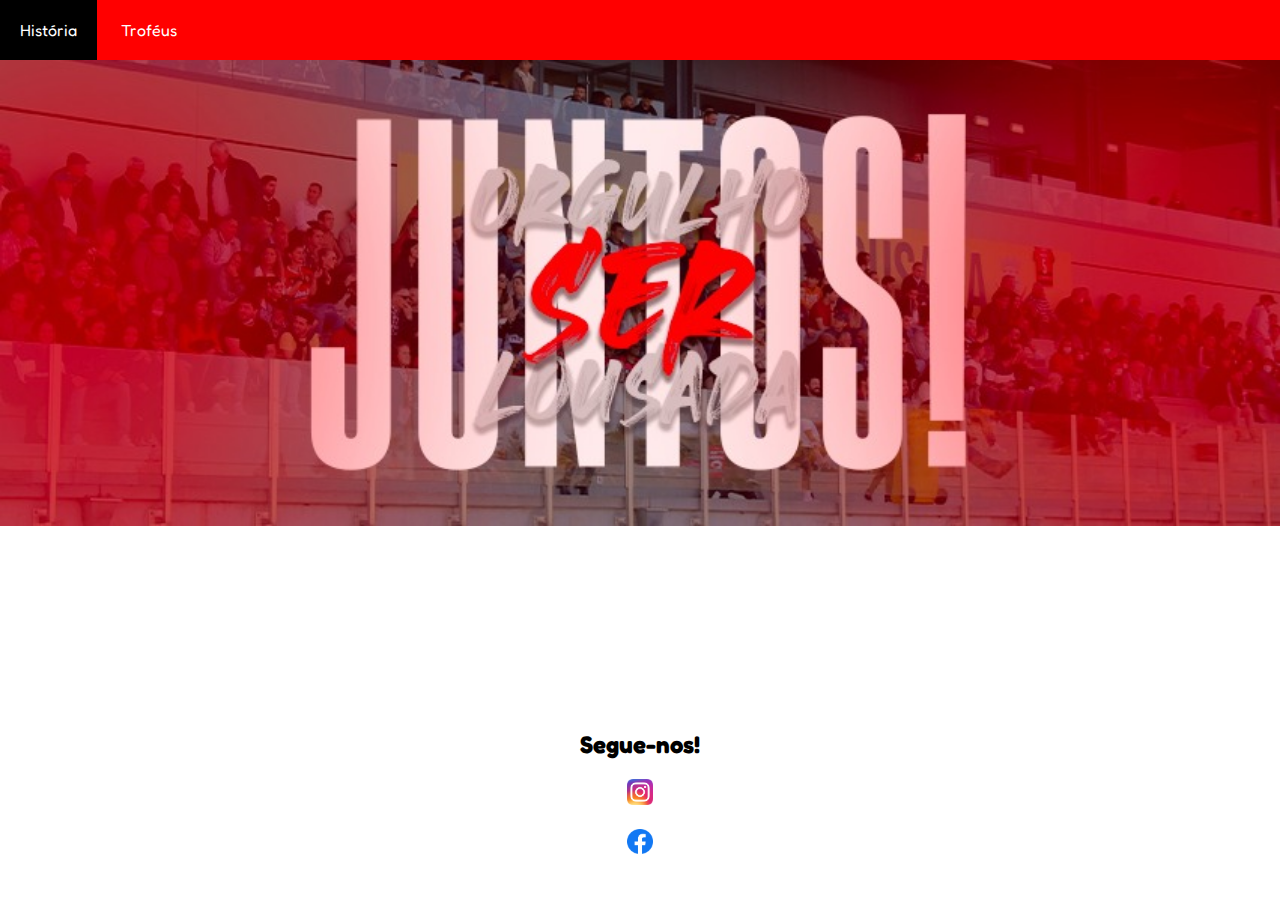
<file: index.html>
<!doctype html>
<html>
<head>
<meta charset="utf-8">
<meta name="viewport" content="width=device-width, initial-scale=1.0">
<title>index</title>
	<link rel="stylesheet" href="css/style.css">
</head>

<body>
	<nav>
	<ul id="menu">
		<li><a href="História.html">História</a></li>
		<li><a href="">Troféus</a></li>
	</ul>
	
	</nav>
	<img width="100%" src="imagens/imgprincipal.jpg">
	
	<footer class="footer" align="center">
		<h2>Segue-nos!</h2>
		<br>
			<div class="box">
				<a href="https://www.instagram.com/adlousada/"><img width="2%" src="imagens/instagram.png"></a>
			</div>
			<br>
			<div class="box">
				<a href="https://www.facebook.com/associacaodesportivadelousada"><img width="2%" src="imagens/facebook.png"></a>
			</div>
			
	</footer>
	<br>
</body>
</html>
</file>
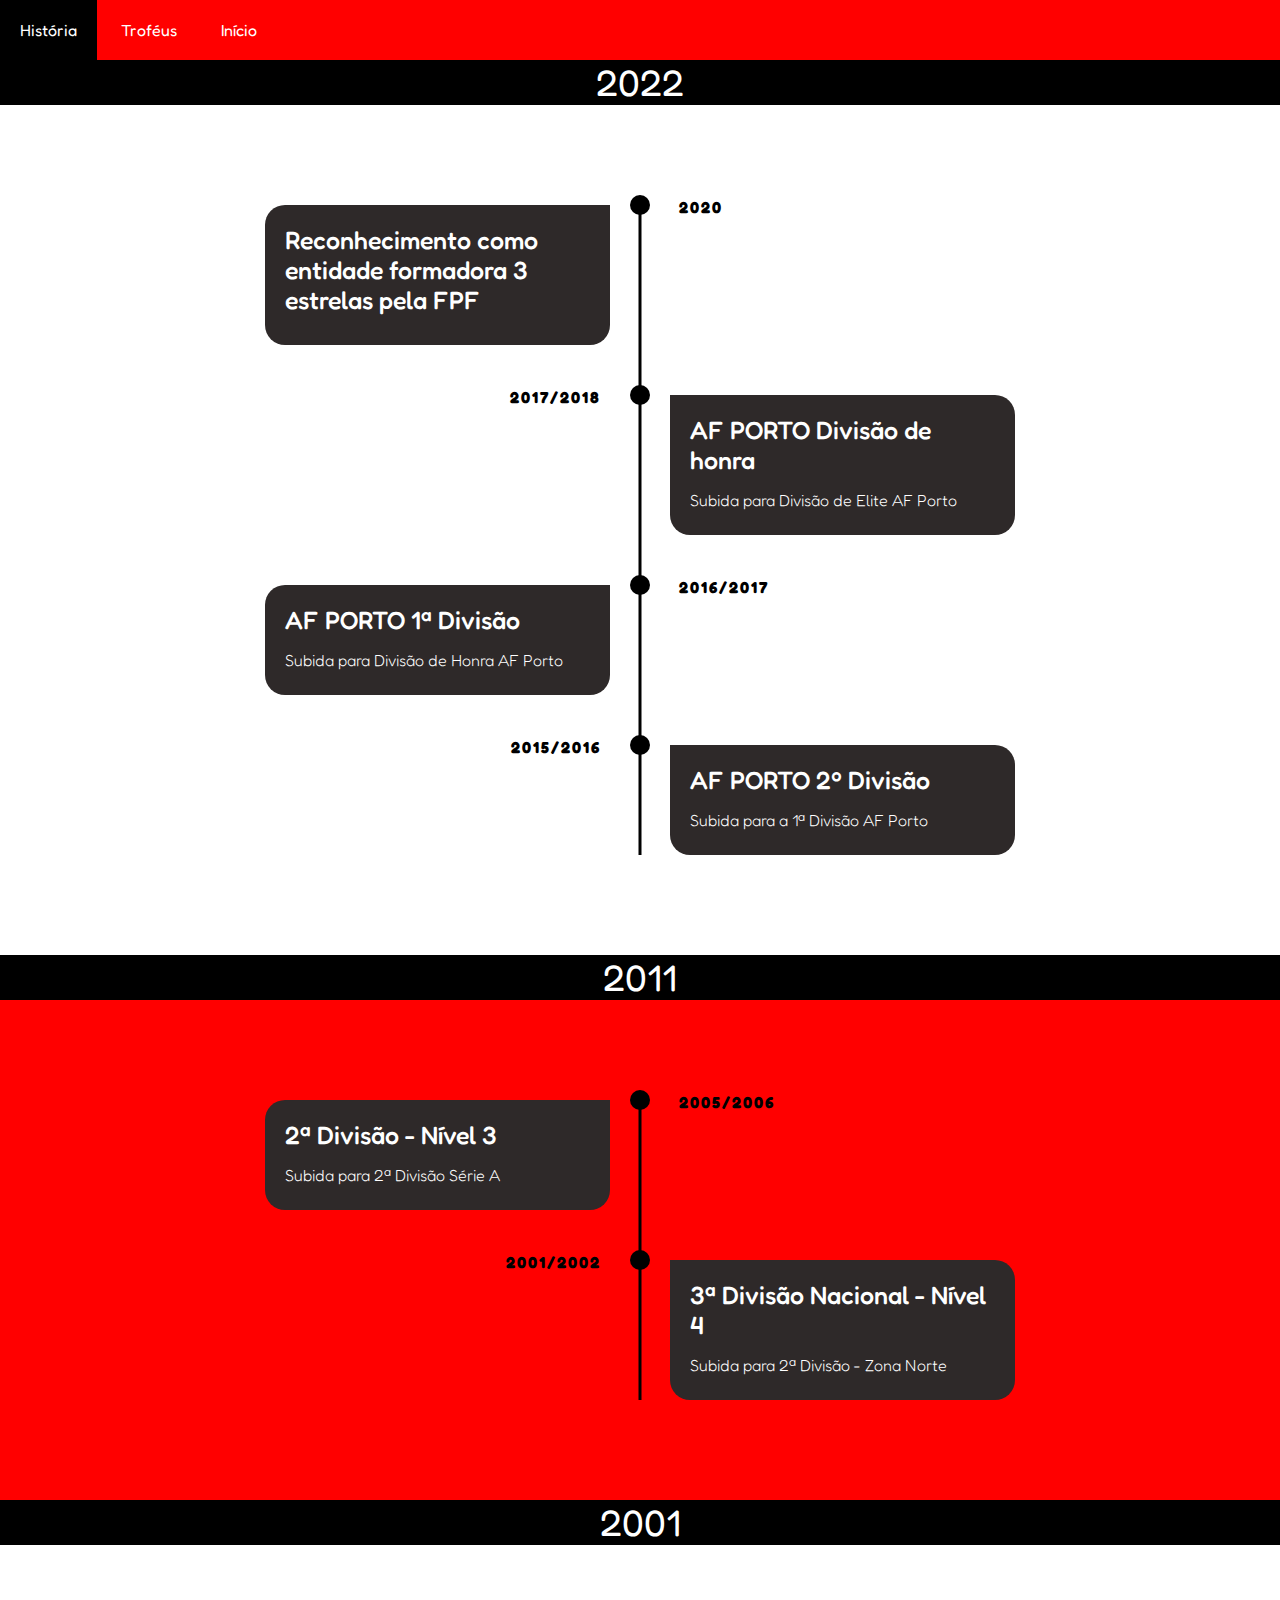
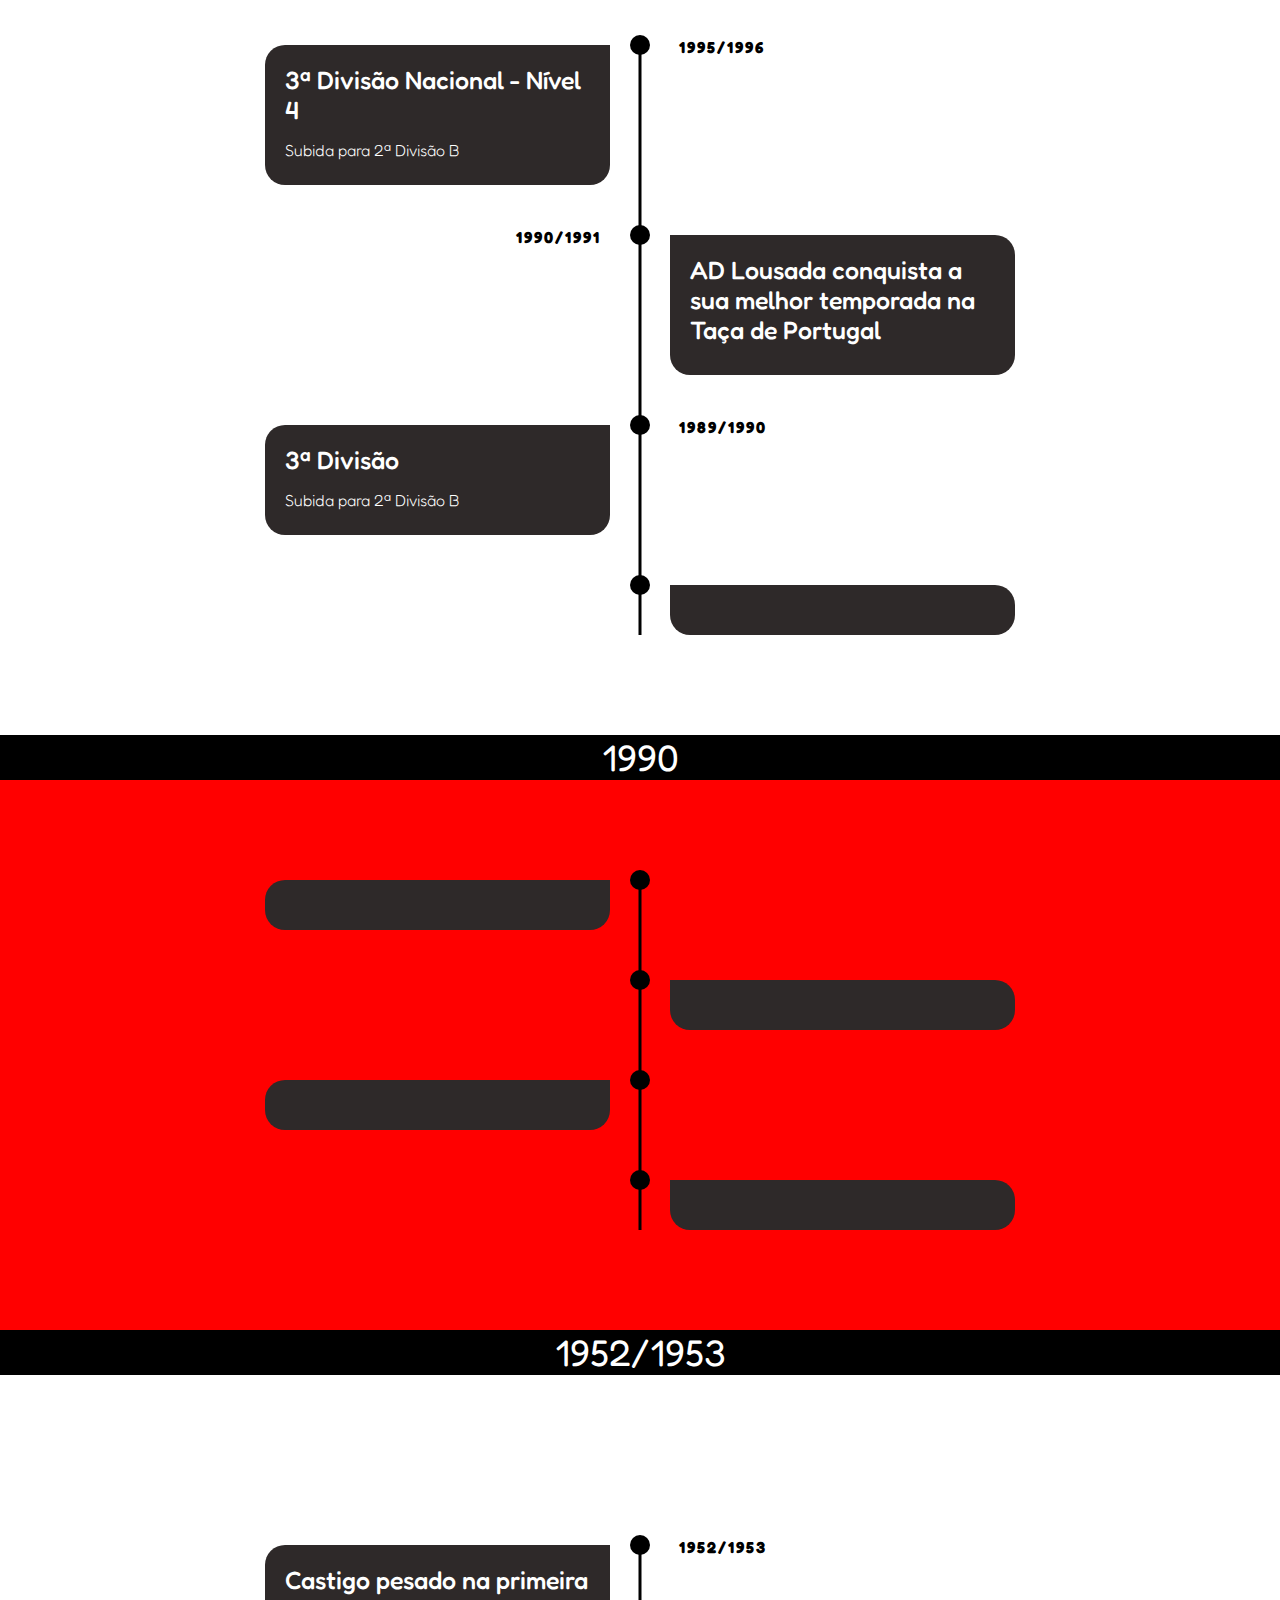
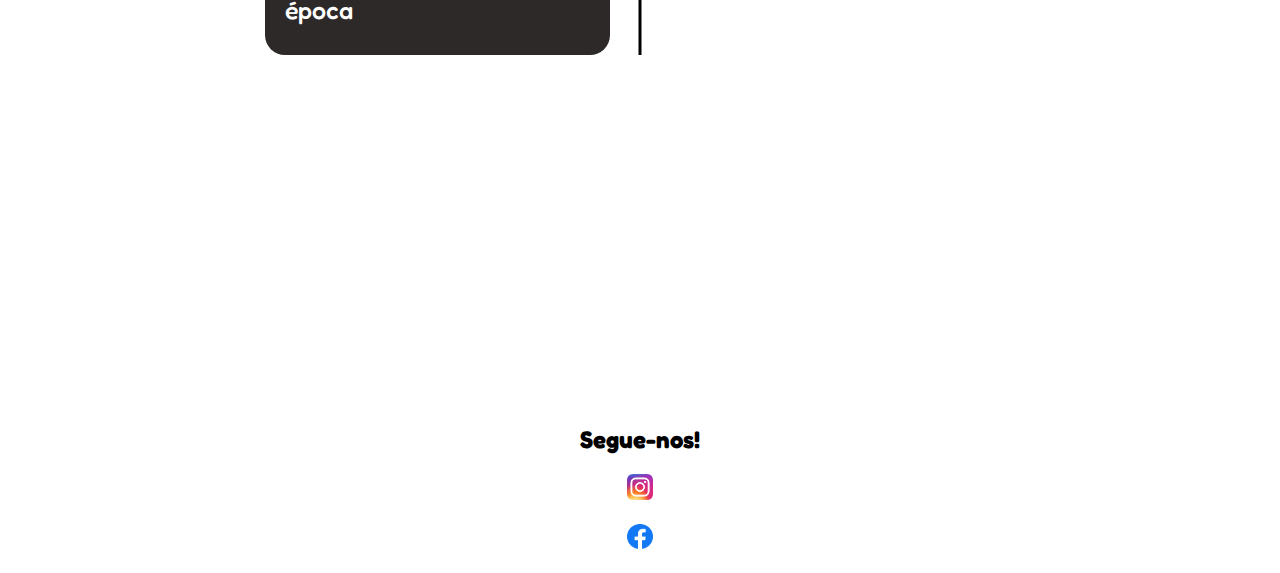
<file: História.html>
<!doctype html>
<html>
<head>
<meta charset="utf-8">
	<meta name="viewport" content="width=device-width, initial-scale=1.0">
<title>história</title>
	<link rel="stylesheet" href="css/style.css">
</head>

<body bgcolor="white">
	<ul id="menu">
		<li><a href="História.html">História</a></li>
		<li><a href="">Troféus</a></li>
		<li><a href="index.html">Início</a></li>
	</ul>
	<p id="p1">2022</p>
	<div class="container">
  <div class="timeline">
    <ul>
	
      <li>
        <div class="timeline-content">
          <h3 class="date"> 2020</h3>
          <h1>Reconhecimento como entidade formadora 3 estrelas pela FPF</h1>
          
			<div id="tooltip_direita">
      			O clube Centro Cultural<br> e Desportivo da Ordem é reconhido<br> pela Federação Portuguesa de Futebol<br> como Entidade Formadora 3 Estrelas,<br> tendo ficado muito próximo das 4 estrelas.<br>
				Associações como AD Lousada e <br>Associação Recreativa e Desportiva de Macieira<br>e a Associação Desportiva de Lustosa<br> continuam com o seu processo de certificação.
				<br><br>
				<img width="70%" src="imagens/certificação.jpg">
   		 	</div>
        </div>
      </li>
		
      <li>
        <div class="timeline-content">
          <h3 class="date1"> 2017/2018</h3>
          <h1>AF PORTO Divisão de honra</h1>
          <p>Subida para  Divisão de Elite AF Porto</p>
		  	<div id="tooltip_esquerda">
      			AD Lousada vence o <br> seu primeiro titulo da liga Bwin <br> na época 2018/2019.<br><br>
				Numa equipa comandada pelo treinador <br><a id="pedrovilaca" href="pedrovilaça.html">Pedro Vilaça</a>, o AD Lousada <br>fez uma campanha histórica <br> deixando para trás 
				os 3 grandes <br> Porto, Benfica e Sporting.<br><br>
				<img width="80%" src="imagens/img1.jpg">
   		 	</div>
        </div>
      </li>
      <li>
        <div class="timeline-content">
          <h3 class="date">2016/2017</h3>
          <h1>AF PORTO 1ª Divisão</h1>
          <p>Subida para Divisão de Honra AF Porto</p>
			<div id="tooltip_direita">
      			AD Lousada alcança e vence a sua<br> primeira final da liga dos campiões.<br><br>
				Numa competição entre os melhores<br>da europa, AD Lousada supera todas<br> as espetativas, chegando ao<br> topo da Europa.<br><br>
				<img width="80%" src="imagens/img2.jpg">
   		 	</div>
        </div>
      </li>
		
      <li>
        <div class="timeline-content">
          <h3 class="date1">2015/2016</h3>
          <h1>AF PORTO 2º Divisão</h1>
          <p>Subida para a 1ª Divisão AF Porto</p>
			<div id="tooltip_esquerda">
      			Em 26 de Dezembro de 1948 é fundada <br>
				a Associação Desportiva de Lousada, <br>
				tendo como seu atual presidente  <br>
				Ilídio Magalhães.<br><br>
				<img width="70%" src="imagens/ilidiomagalhaes.jpg">
				
   		 	</div>
        </div>
      </li>
    </ul>
  </div>
</div>
<p id="p1">2011</p>
	<div class="container1">
  <div class="timeline">
    <ul>
      <li>
        <div class="timeline-content">
          <h3 class="date">2005/2006</h3>
          <h1>2ª Divisão - Nível 3</h1>
          <p>Subida para 2ª Divisão Série A</p>
			<div id="tooltip_esquerda">
      			AD Lousada alcança e vence a sua<br> primeira final da liga dos campiões.<br><br>
				Numa competição entre os melhores<br>da europa, AD Lousada supera todas<br> as espetativas, chegando ao<br> topo da Europa.<br><br>
				<img width="80%" src="imagens/img2.jpg">
   		 	</div>
        </div>
      </li>
		
      <li>
        <div class="timeline-content">
          <h3 class="date1">2001/2002</h3>
          <h1>3ª Divisão Nacional - Nível 4</h1>
          <p>Subida para 2ª Divisão - Zona Norte</p>
		  	<div id="tooltip_direita">
      			AD Lousada vence o <br> seu primeiro titulo da liga Bwin <br> na época 2018/2019.<br><br>
				Numa equipa comandada pelo treinador <br><a id="pedrovilaca" href="pedrovilaça.html">Pedro Vilaça</a>, o AD Lousada <br>fez uma campanha histórica <br> deixando para trás 
				os 3 grandes <br> Porto, Benfica e Sporting.<br><br>
				<img width="80%" src="imagens/img1.jpg">
   		 	</div>
        </div>
      </li>
      
    </ul>
  </div>
</div>
	
	<p id="p1">2001</p>
	<div class="container">
  <div class="timeline">
    <ul>
      <li>
        <div class="timeline-content">
          <h3 class="date">1995/1996</h3>
          <h1>3ª Divisão Nacional - Nível 4</h1>
          <p>Subida para 2ª Divisão B</p>
			<div id="tooltip_esquerda">
      			AD Lousada alcança e vence a sua<br> primeira final da liga dos campiões.<br><br>
				Numa competição entre os melhores<br>da europa, AD Lousada supera todas<br> as espetativas, chegando ao<br> topo da Europa.<br><br>
				<img width="80%" src="imagens/img2.jpg">
   		 	</div>
        </div>
      </li>
		
      <li>
        <div class="timeline-content">
          <h3 class="date1">1990/1991</h3>
          <h1>AD Lousada conquista a sua melhor temporada na Taça de Portugal</h1>
      
		  	<div id="tooltip_direita">
      			Na época 1990/1991 AD Lousada <br> alcança os 1/16 de final. <br>
				Esta, foi a melhor posição que o clube <br> conseguiu alcançar, nesta que é <br>
				uma das maiores competições do país.
				
   		 	</div>
        </div>
      </li>
      <li>
        <div class="timeline-content">
          <h3 class="date">1989/1990</h3>
          <h1>3ª Divisão</h1>
          <p>Subida  para 2ª Divisão B</p>
			<div id="tooltip_esquerda">
      			AD Lousada alcança e vence a sua<br> primeira final da liga dos campiões.<br><br>
				Numa competição entre os melhores<br>da europa, AD Lousada supera todas<br> as espetativas, chegando ao<br> topo da Europa.<br><br>
				<img width="80%" src="imagens/img2.jpg">
   		 	</div>
        </div>
      </li>
		
      <li>
        <div class="timeline-content">
          <h3 class="date1"></h3>
          <h1></h1>
          <p></p>
			<div id="tooltip_direita">
      			
				
   		 	</div>
        </div>
      </li>
    </ul>
  </div>
</div>
	
	<p id="p1">1990</p>
	<div class="container1">
  <div class="timeline">
    <ul>
      <li>
        <div class="timeline-content">
          <h3 class="date"></h3>
          <h1></h1>
          <p></p>
			<div id="tooltip_esquerda">
      		
   		 	</div>
        </div>
      </li>
		
      <li>
        <div class="timeline-content">
          <h3 class="date1"></h3>
          <h1></h1>
          <p></p>
		  	<div id="tooltip_direita">
      			
   		 	</div>
        </div>
      </li>
      <li>
        <div class="timeline-content">
          <h3 class="date"></h3>
          <h1></h1>
          <p></p>
			<div id="tooltip_esquerda">
      			
   		 	</div>
        </div>
      </li>
		
      <li>
        <div class="timeline-content">
          <h3 class="date1"></h3>
          <h1></h1>
          <p></p>
			<div id="tooltip_direita">
      			
				
   		 	</div>
        </div>
      </li>
    </ul>
  </div>
</div>
	<p id="p1">1952/1953</p>
	<div class="container">
  <div class="timeline">
    <ul>
      <li>
        <div class="timeline-content">
          <h3 class="date">1952/1953</h3>
          <h1>Castigo pesado na primeira época</h1>
         
			<div id="tooltip_esquerda">
      			Foi na temporada de 1952/53 que<br> aconteceu a estreia da <br>Associação Desportiva de Lousada<br> em competições oficiais.<br> À sexta jornada, num jogo entre<br> o Lousada e o Amarante,<br> no campo da Boavista,<br> os adeptos lousadenses revoltaram-se<br> contra o árbitro que, segundo<br> crónicas e relatos da época,<br> prejudicou os da casa<br> em favor dos amarantinos.<br> A invasão de campo e as tentativas<br> de agressão ao juiz da partida <br>e seus auxiliares motivaram a <br>primeira interdição do campo <br>da ADL, por três meses.
   		 	</div>
        </div>
      </li>
		
		
      
    </ul>
  </div>
</div>
<footer class="footer" align="center">
		<h2>Segue-nos!</h2>
		<br>
			<div class="box">
				<a href="https://www.instagram.com/adlousada/"><img width="2%" src="imagens/instagram.png"></a>
			</div>
			<br>
			<div class="box">
				<a href="https://www.facebook.com/associacaodesportivadelousada"><img width="2%" src="imagens/facebook.png"></a>
			</div>
			
	</footer>
	<br>
</body>
</html>
</file>
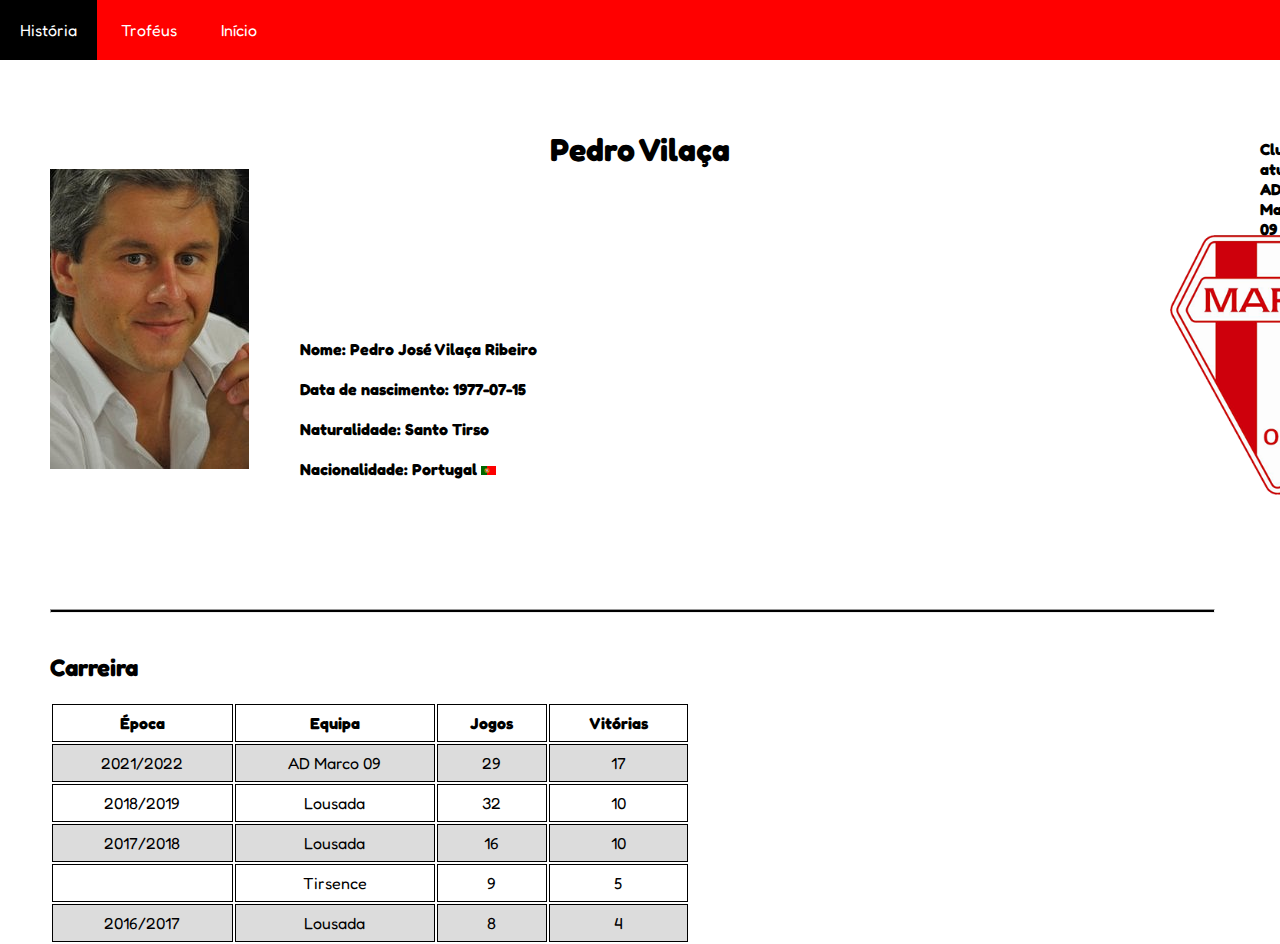
<file: pedrovilaça.html>
<!doctype html>
<html>
<head>
<meta charset="utf-8">
	<meta name="viewport" content="width=device-width, initial-scale=1.0">
<title>pedrovilaca</title>
	<link rel="stylesheet" href="css/style.css">
</head>

<body>
	<nav>
	<ul id="menu">
		<li><a href="História.html">História</a></li>
		<li><a href="">Troféus</a></li>
		<li><a href="index.html">Início</a></li>
	</ul>
	</nav>
		<h1 id="h1pedrovilaca">Pedro Vilaça</h1>
		<img id="imgpedrovilaca" src="imagens/pedrovilaca.jpg">
	<h4 id="nome">Nome: Pedro José Vilaça Ribeiro <br><br>
		Data de nascimento: 1977-07-15 <br><br>
		Naturalidade: Santo Tirso<br><br>
		Nacionalidade: Portugal <img src="imagens/portugal.png">
		
	</h4>
		<img id="marcoimg" src="imagens/admarco09.png">
	<h4 id="clubeatual">Clube atual: <br> AD Marco 09</h4>
	<hr>
	<br>
	<br>
	<h2 id="carreira">Carreira</h2>
	<br>
	
	<table>
		<tr>
			<th>Época</th>
			<th>Equipa</th>
			<th>Jogos</th>
			<th>Vitórias</th>
		</tr>
		<tr>
			<td>2021/2022</td>
			<td>AD Marco 09</td>
			<td>29</td>
			<td>17</td>
		</tr>
		<tr>
			<td>2018/2019</td>
			<td>Lousada</td>
			<td>32</td>
			<td>10</td>
		</tr>
		<tr>
			<td>2017/2018</td>
			<td>Lousada</td>
			<td>16</td>
			<td>10</td>
		</tr>
		<tr>
			<td></td>
			<td>Tirsence</td>
			<td>9</td>
			<td>5</td>
		</tr>
		<tr>
			<td>2016/2017</td>
			<td>Lousada</td>
			<td>8</td>
			<td>4</td>
		</tr>
	</table>
			
</body>
</html>
</file>
<file: css/style.css>
@charset "utf-8";
/* CSS Document */

@import url('https://fonts.googleapis.com/css2?family=Fredoka:wght@300&display=swap');

*{
	
	margin: 0;
	padding: 0;
	box-sizing: border-box;
	font-family: 'Fredoka', sans-serif;
}

#menu{
	list-style: none;
	padding: 0;
	background-color: red;
}

#menu li{
	display: inline;
}

#menu li a{
	display: inline-block;
	color: white;
	text-decoration: none;
	padding: 20px;
}

#menu li a:hover{
	background-color: black;
}

#menu ul li:last-child a{
	float: right;
	background-color: black;
}

.container {
  min-height: 50vh;
  width: 100%;
  display: flex;
  align-items: center;
  justify-content: center;
  padding: 100px 0;
  background-color: white;
}
.container1 {
  min-height: 50vh;
  width: 100%;
  display: flex;
  align-items: center;
  justify-content: center;
  padding: 100px 0;
  background-color: red;
}
#p1 {
	color: white;
	background-color: black;
	height: 45px;
	text-align: center;
	font-size: 37px;
}
.timeline {
  width: 80%;
  height: auto;
  max-width: 690px;
  margin: 0 auto;
  position: relative;
}

.timeline ul {
  list-style: none;
}
.timeline ul li {
  padding: 20px;
  background-color: #2E2929;
  color: white;
  border-radius: 10px;
  margin-bottom: 20px;
}
.timeline ul li:last-child {
  margin-bottom: 0;
}
.timeline-content h1 {
  font-weight: 500;
  font-size: 25px;
  line-height: 30px;
  margin-bottom: 10px;
}
.timeline-content p {
  font-size: 16px;
  line-height: 30px;
  font-weight: 300;
}

.timeline-content .date {
  font-size: 16px;
  font-weight: 300;
  margin-bottom: 10px;
  letter-spacing: 2px;
  left: 120%;
  margin-top: 6.5%;
  color: black;
  font-weight: bold;
}

.timeline-content .date1 {
  font-size: 16px;
  font-weight: 300;
  margin-bottom: 10px;
  letter-spacing: 2px;
  right: 120%;
  margin-top: 6.5%;
  color: black;
  font-weight: bold;
}


@media only screen and (min-width: 768px) {
  .timeline:before {
    content: "";
    position: absolute;
    top: 0;
    left: 50%;
    transform: translateX(-50%);
    width: 3px;
    height: 100%;
    background-color: black;
  }
  .timeline ul li {
    width: 50%;
    position: relative;
    margin-bottom: 50px;
  }
  .timeline ul li:nth-child(odd) {
    float: left;
    clear: right;
    transform: translateX(-30px);
    border-radius: 20px 0px 20px 20px;
  }
  .timeline ul li:nth-child(even) {
    float: right;
    clear: left;
    transform: translateX(30px);
    border-radius: 0px 20px 20px 20px;
  }
  .timeline ul li::before {
    content: "";
    position: absolute;
    height: 20px;
    width: 20px;
    border-radius: 50%;
    background-color: black;
    top: 0px;
  }
  .timeline ul li:nth-child(odd)::before {
    transform: translate(50%, -50%);
    right: -30px;
  }
  
  .timeline ul li:nth-child(even)::before {
    transform: translate(-50%, -50%);
    left: -30px;
  }
	
  .timeline-content .date {
    position: absolute;
    top: -30px;
  }
	
  .timeline-content .date1 {
    position: absolute;
    top: -30px;
  }
	
  .timeline ul li:hover::before {
    background-color: black;
  }
}

#tooltip_esquerda{
	position: absolute;
	top: -5px;
    right: 104%;  
	background-color: black;
	color: white;
	white-space: nowrap;
	padding: 10px 15px;
	border-radius: 10px;
	visibility: hidden;
	opacity: 0;
	transition: opacity 0.5s ease;
	
}

#tooltip_esquerda::before{
	content: " ";
  	position: absolute;
  	top: 20%;
  	left: 100%; 
  	margin-top: -5px;
  	border-width: 12px;
  	border-style: solid;
  	border-color: transparent transparent transparent black;
}

.timeline ul li:hover #tooltip_esquerda{
	top: 0%;
	visibility: visible;
	opacity: 1;
}

#tooltip_direita{
	position: absolute;
	top: -5px;
    left: 104%;  
	background-color: black;
	color: white;
	white-space: nowrap;
	padding: 10px 15px;
	border-radius: 10px;
	visibility: hidden;
	opacity: 0;
	transition: opacity 0.5s ease;
	
}

#tooltip_direita::before{
	content: " ";
    position: absolute;
	top: 15%;
    right: 100%; 
    margin-top: -5px;
    border-width: 12px;
    border-style: solid;
    border-color: transparent black transparent transparent;
}

.timeline ul li:hover #tooltip_direita{
	top: 0%;
	visibility: visible;
	opacity: 1;
}


#afporto{
	color: black;
	text-decoration: none;
}

#pedrovilaca {
	color: white;
}

#pedrovilaca:hover{
	color: blue;
}

.box:hover{
	transform: scale(1.3);
	z-index: 2;
}

.footer{
	margin-top: 200px;
}

#imgpedrovilaca{
	margin-left: 50px;
}

#h1pedrovilaca{
	
	margin-top: 70px;
	text-align: center;
}

#nome{
	margin-left: 300px;
	margin-top: -134px;
}

#marcoimg{
	margin-left: 1170px;
	margin-top: -300px;
	width: 17%;
}

#clubeatual{
	margin-left: 1260px;
	margin-top: -360px;
}

hr{
	margin-top: 370px;
	width: 91%;
	margin-left: 50px;	
	height: 4px;
	background-color: black;
}

table {
  
  width: 50%;
  margin-left: 50px; 
  
}

td, th {
  border: 1px solid;
  text-align: center;
  padding: 8px;
}

tr:nth-child(even) {
  background-color: #DCDCDC;
}

#carreira{
	margin-left: 50px;
}
</file>
